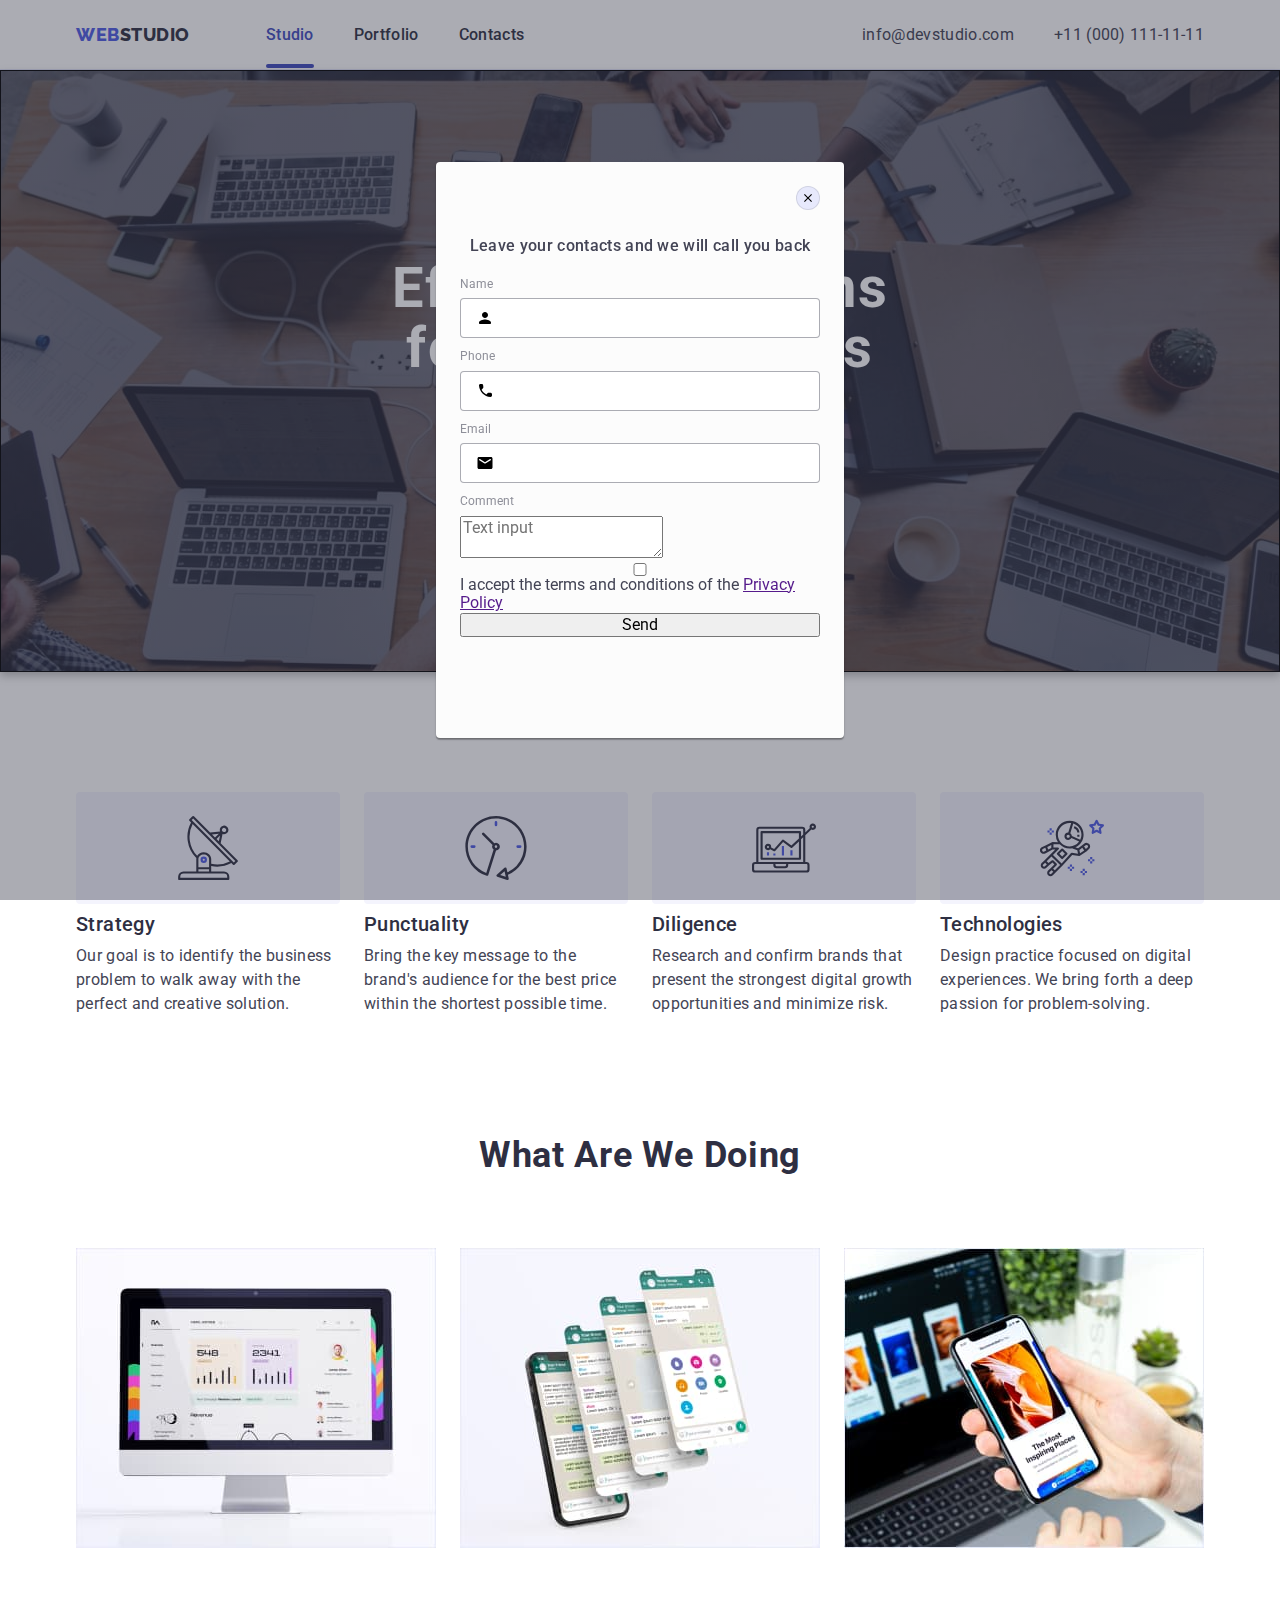
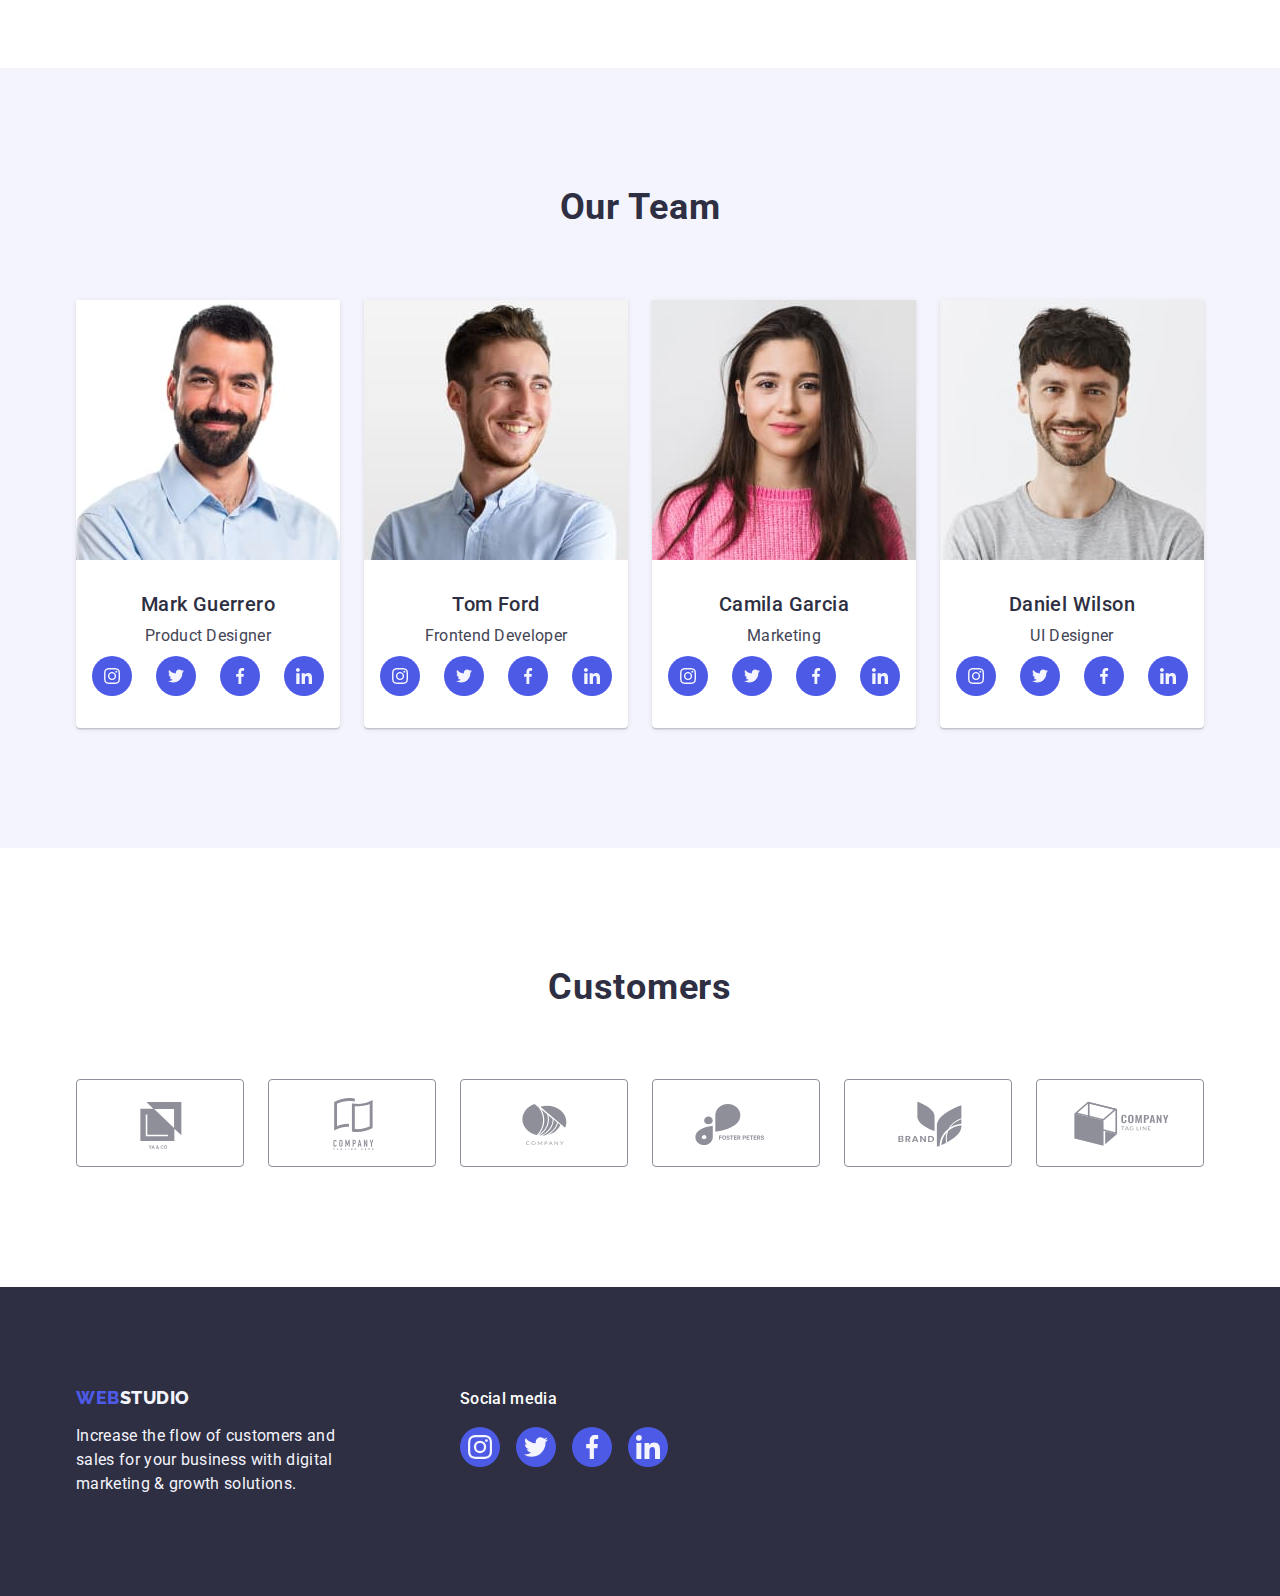
<file: index.html>
<!DOCTYPE html>

<html lang="en">
  <head>
    <meta charset="UTF-8" />
    <meta http-equiv="X-UA-Compatible" content="IE=edge" />
    <meta name="viewport" content="width=device-width, initial-scale=1.0" />
    <title>WebStudio</title>
    <link rel="preconnect" href="https://fonts.googleapis.com" />
    <link rel="preconnect" href="https://fonts.gstatic.com" crossorigin />
    <link
      href="https://fonts.googleapis.com/css2?family=Raleway:wght@800&family=Roboto:wght@400;500;700&display=swap"
      rel="stylesheet"
    />
    <link
      rel="stylesheet"
      href="https://cdn.jsdelivr.net/npm/modern-normalize@1.1.0/modern-normalize.min.css"
    />
    <link rel="stylesheet" href="./css/styles.css" />
  </head>

  <body>
    <header class="page-header">
      <!-- Top line -->
      <div class="container header-container">
        <nav class="page-nav">
          <!-- Logo Type -->
          <a class="logo link" href="./index.html"
            >Web<span class="studio">Studio</span></a
          >

          <!-- Menu Nav -->
          <ul class="menu list">
            <li class="menu-item">
              <a class="menu-link current link" href="./index.html">Studio</a>
            </li>
            <li class="menu-item">
              <a class="menu-link link" href="./portfolio.html">Portfolio</a>
            </li>
            <li class="menu-item">
              <a class="menu-link link" href="">Contacts</a>
            </li>
          </ul>
        </nav>

        <!-- Address -->

        <address class="address">
          <ul class="addres-list list">
            <li>
              <a
                class="address-link link add-margin"
                href="mailto:info@devstudio.com"
                >info@devstudio.com</a
              >
            </li>
            <li>
              <a class="address-link link" href="tel:+110001111111"
                >+11 (000) 111-11-11</a
              >
            </li>
          </ul>
        </address>
      </div>
    </header>

    <main>
      <!-- Hero -->

      <section class="hero-section">
        <div class="container hero-container">
          <h1 class="hero-title">Effective Solutions for Your Business</h1>
          <button class="hero-button" type="button" data-modal-open>
            Order Service
          </button>
        </div>
      </section>

      <!-- Feature section -->

      <section class="feature-section">
        <div class="container feature-container">
          <h2 class="feauture-title" hidden>Feature</h2>
          <ul class="feature-list list">
            <li class="feature-item">
              <div class="feature-social-icon">
                <svg class="feature-icon" width="64" height="64">
                  <use href="./images/icon.svg#icon-antenna"></use>
                </svg>
              </div>
              <h3 class="feature-title">Strategy</h3>
              <p class="feature-text">
                Our goal is to identify the business problem to walk away with
                the perfect and creative solution.
              </p>
            </li>
            <li class="feature-item">
              <div class="feature-social-icon">
                <svg class="feature-icon" width="64" height="64">
                  <use href="./images/icon.svg#icon-clock"></use>
                </svg>
              </div>
              <h3 class="feature-title">Punctuality</h3>
              <p class="feature-text">
                Bring the key message to the brand's audience for the best price
                within the shortest possible time.
              </p>
            </li>
            <li class="feature-item">
              <div class="feature-social-icon">
                <svg class="feature-icon" width="64" height="64">
                  <use href="./images/icon.svg#icon-diagram"></use>
                </svg>
              </div>
              <h3 class="feature-title">Diligence</h3>
              <p class="feature-text">
                Research and confirm brands that present the strongest digital
                growth opportunities and minimize risk.
              </p>
            </li>
            <li class="feature-item">
              <div class="feature-social-icon">
                <svg class="feature-icon" width="64" height="64">
                  <use href="./images/icon.svg#icon-astronaut"></use>
                </svg>
              </div>

              <h3 class="feature-title">Technologies</h3>
              <p class="feature-text">
                Design practice focused on digital experiences. We bring forth a
                deep passion for problem-solving.
              </p>
            </li>
          </ul>
        </div>
      </section>

      <!-- What are we doing -->

      <section class="doing-section">
        <div class="container">
          <h2 class="doing-title">What are we doing</h2>
          <ul class="list">
            <li class="doing-item">
              <img
                class="doing-img"
                src="./images/we_doing/img_1.jpg"
                alt="computer"
                width="360"
                height="300"
              />
            </li>
            <li class="doing-item">
              <img
                class="doing-img"
                src="./images/we_doing/img_2.jpg"
                alt="smartphone"
                width="360"
                height="300"
              />
            </li>
            <li class="doing-item">
              <img
                class="doing-img"
                src="./images/we_doing/img_3.jpg"
                alt="computer&smartphone"
                width="360"
                height="300"
              />
            </li>
          </ul>
        </div>
      </section>

      <!-- Our Team -->

      <section class="team-section">
        <div class="container">
          <h2 class="team-title">Our Team</h2>
          <ul class="list">
            <li class="team-section-list">
              <img
                class="team-img"
                src="./images/our_team/img_1.jpg"
                alt="foto Mark Guerrero"
                width="264"
                height="260"
              />
              <div class="team-section-text">
                <h3 class="team-title-name">Mark Guerrero</h3>
                <p class="team-text">Product Designer</p>
                <ul class="social list">
                  <li class="social-item">
                    <a
                      href="https://www.instagram.com/"
                      target="_blank"
                      rel="noopener noreferrer"
                      class="social-link link"
                      aria-label="Instagram icon"
                    >
                      <svg class="social-icon" width="16" height="16">
                        <use href="./images/icon.svg#icon-instagram"></use>
                      </svg>
                    </a>
                  </li>
                  <li class="social-item">
                    <a
                      href="https://twitter.com/"
                      target="_blank"
                      rel="noopener noreferrer"
                      class="social-link link"
                      aria-label="Twitter icon"
                    >
                      <svg class="social-icon" width="16" height="16">
                        <use href="./images/icon.svg#icon-twitter"></use>
                      </svg>
                    </a>
                  </li>
                  <li class="social-item">
                    <a
                      href="https://www.facebook.com/"
                      target="_blank"
                      rel="noopener noreferrer"
                      class="social-link link"
                      aria-label="Facebook icon"
                    >
                      <svg class="social-icon" width="16" height="16">
                        <use href="./images/icon.svg#icon-facebook"></use>
                      </svg>
                    </a>
                  </li>
                  <li class="social-item">
                    <a
                      href="https://www.linkedin.com/"
                      target="_blank"
                      rel="noopener noreferrer"
                      class="social-link link"
                      aria-label="Linkedin icon"
                    >
                      <svg class="social-icon" width="16" height="16">
                        <use href="./images/icon.svg#icon-linkedin"></use>
                      </svg>
                    </a>
                  </li>
                </ul>
              </div>
            </li>
            <li class="team-section-list">
              <img
                class="team-img"
                src="./images/our_team/img_2.jpg"
                alt="foto Tom Ford"
                width="264"
                height="260"
              />
              <div class="team-section-text">
                <h3 class="team-title-name">Tom Ford</h3>
                <p class="team-text">Frontend Developer</p>
                <ul class="social list">
                  <li class="social-item">
                    <a
                      href="https://www.instagram.com/"
                      target="_blank"
                      rel="noopener noreferrer"
                      class="social-link link"
                      aria-label="Instagram icon"
                    >
                      <svg class="social-icon" width="16" height="16">
                        <use href="./images/icon.svg#icon-instagram"></use>
                      </svg>
                    </a>
                  </li>
                  <li class="social-item">
                    <a
                      href="https://twitter.com/"
                      target="_blank"
                      rel="noopener noreferrer"
                      class="social-link link"
                      aria-label="Twitter icon"
                    >
                      <svg class="social-icon" width="16" height="16">
                        <use href="./images/icon.svg#icon-twitter"></use>
                      </svg>
                    </a>
                  </li>
                  <li class="social-item">
                    <a
                      href="https://www.facebook.com/"
                      target="_blank"
                      rel="noopener noreferrer"
                      class="social-link link"
                      aria-label="Facebook icon"
                    >
                      <svg class="social-icon" width="16" height="16">
                        <use href="./images/icon.svg#icon-facebook"></use>
                      </svg>
                    </a>
                  </li>
                  <li class="social-item">
                    <a
                      href="https://www.linkedin.com/"
                      target="_blank"
                      rel="noopener noreferrer"
                      class="social-link link"
                      aria-label="Linkedin icon"
                    >
                      <svg class="social-icon" width="16" height="16">
                        <use href="./images/icon.svg#icon-linkedin"></use>
                      </svg>
                    </a>
                  </li>
                </ul>
              </div>
            </li>
            <li class="team-section-list">
              <img
                class="team-img"
                src="./images/our_team/img_3.jpg"
                alt="foto Camila Garcia"
                width="264"
                height="260"
              />
              <div class="team-section-text">
                <h3 class="team-title-name">Camila Garcia</h3>
                <p class="team-text">Marketing</p>
                <ul class="social list">
                  <li class="social-item">
                    <a
                      href="https://www.instagram.com/"
                      target="_blank"
                      rel="noopener noreferrer"
                      class="social-link link"
                      aria-label="Instagram icon"
                    >
                      <svg class="social-icon" width="16" height="16">
                        <use href="./images/icon.svg#icon-instagram"></use>
                      </svg>
                    </a>
                  </li>
                  <li class="social-item">
                    <a
                      href="https://twitter.com/"
                      target="_blank"
                      rel="noopener noreferrer"
                      class="social-link link"
                      aria-label="Twitter icon"
                    >
                      <svg class="social-icon" width="16" height="16">
                        <use href="./images/icon.svg#icon-twitter"></use>
                      </svg>
                    </a>
                  </li>
                  <li class="social-item">
                    <a
                      href="https://www.facebook.com/"
                      target="_blank"
                      rel="noopener noreferrer"
                      class="social-link link"
                      aria-label="Facebook icon"
                    >
                      <svg class="social-icon" width="16" height="16">
                        <use href="./images/icon.svg#icon-facebook"></use>
                      </svg>
                    </a>
                  </li>
                  <li class="social-item">
                    <a
                      href="https://www.linkedin.com/"
                      target="_blank"
                      rel="noopener noreferrer"
                      class="social-link link"
                      aria-label="Linkedin icon"
                    >
                      <svg class="social-icon" width="16" height="16">
                        <use href="./images/icon.svg#icon-linkedin"></use>
                      </svg>
                    </a>
                  </li>
                </ul>
              </div>
            </li>
            <li class="team-section-list">
              <img
                class="team-img"
                src="./images/our_team/img_4.jpg"
                alt="foto Daniel Wilson"
                width="264"
                height="260"
              />
              <div class="team-section-text">
                <h3 class="team-title-name">Daniel Wilson</h3>
                <p class="team-text">UI Designer</p>
                <ul class="social list">
                  <li class="social-item">
                    <a
                      href="https://www.instagram.com/"
                      target="_blank"
                      rel="noopener noreferrer"
                      class="social-link link"
                      aria-label="Instagram icon"
                    >
                      <svg class="social-icon" width="16" height="16">
                        <use href="./images/icon.svg#icon-instagram"></use>
                      </svg>
                    </a>
                  </li>
                  <li class="social-item">
                    <a
                      href="https://twitter.com/"
                      target="_blank"
                      rel="noopener noreferrer"
                      class="social-link link"
                      aria-label="Twitter icon"
                    >
                      <svg class="social-icon" width="16" height="16">
                        <use href="./images/icon.svg#icon-twitter"></use>
                      </svg>
                    </a>
                  </li>
                  <li class="social-item">
                    <a
                      href="https://www.facebook.com/"
                      target="_blank"
                      rel="noopener noreferrer"
                      class="social-link link"
                      aria-label="Facebook icon"
                    >
                      <svg class="social-icon" width="16" height="16">
                        <use href="./images/icon.svg#icon-facebook"></use>
                      </svg>
                    </a>
                  </li>
                  <li class="social-item">
                    <a
                      href="https://www.linkedin.com/"
                      target="_blank"
                      rel="noopener noreferrer"
                      class="social-link link"
                      aria-label="Linkedin icon"
                    >
                      <svg class="social-icon" width="16" height="16">
                        <use href="./images/icon.svg#icon-linkedin"></use>
                      </svg>
                    </a>
                  </li>
                </ul>
              </div>
            </li>
          </ul>
        </div>
      </section>

      <!-- Customers -->

      <section class="customer-section">
        <div class="container">
          <h2 class="customer-title">Customers</h2>
          <ul class="customer-list list">
            <li class="customer-item">
              <a
                href=""
                target="_blank"
                rel="noopener noreferrer"
                aria-label="Logo yaco icon"
                class="customer-link link"
              >
                <svg class="customer-icon" width="104" height="56">
                  <use href="./images/icon.svg#icon-logo-yaco"></use>
                </svg>
              </a>
            </li>
            <li class="customer-item">
              <a
                href=""
                target="_blank"
                rel="noopener noreferrer"
                aria-label="Logo company tagline icon"
                class="customer-link link"
              >
                <svg class="customer-icon" width="104" height="56">
                  <use href="./images/icon.svg#icon-logo-company-tagline"></use>
                </svg>
              </a>
            </li>
            <li class="customer-item">
              <a
                href=""
                target="_blank"
                rel="noopener noreferrer"
                aria-label="Logo company icon"
                class="customer-link link"
              >
                <svg class="customer-icon" width="104" height="56">
                  <use href="./images/icon.svg#icon-logo-company"></use>
                </svg>
              </a>
            </li>
            <li class="customer-item">
              <a
                href=""
                target="_blank"
                rel="noopener noreferrer"
                aria-label="Logo foster peters icon"
                class="customer-link link"
              >
                <svg class="customer-icon" width="104" height="56">
                  <use href="./images/icon.svg#icon-logo-foster-peters"></use>
                </svg>
              </a>
            </li>
            <li class="customer-item">
              <a
                href=""
                target="_blank"
                rel="noopener noreferrer"
                aria-label="Logo brand icon"
                class="customer-link link"
              >
                <svg class="customer-icon" width="104" height="56">
                  <use href="./images/icon.svg#icon-logo-brand"></use>
                </svg>
              </a>
            </li>
            <li class="customer-item">
              <a
                href=""
                target="_blank"
                rel="noopener noreferrer"
                aria-label="Logo tag line icon"
                class="customer-link link"
              >
                <svg class="customer-icon" width="104" height="56">
                  <use href="./images/icon.svg#icon-logo-tag-line"></use>
                </svg>
              </a>
            </li>
          </ul>
        </div>
      </section>
    </main>

    <!-- Footer -->

    <footer class="page-footer">
      <div class="footer-container container">
        <div class="logo-container">
          <a class="logo-footer link" href="./index.html"
            >Web<span class="studio-footer">Studio</span></a
          >
          <p class="footer-text">
            Increase the flow of customers and sales for your business with
            digital marketing & growth solutions.
          </p>
        </div>

        <div class="social-container">
          <p class="footer-title">Social media</p>
          <ul class="social-footer list">
            <li class="social-item">
              <a
                href="https://www.instagram.com/"
                target="_blank"
                rel="noopener noreferrer"
                class="social-link footer-link link"
                aria-label="Instagram icon"
              >
                <svg class="footer-icon" width="24" height="24">
                  <use href="./images/icon.svg#icon-instagram"></use>
                </svg>
              </a>
            </li>
            <li class="social-item">
              <a
                href="https://twitter.com/"
                target="_blank"
                rel="noopener noreferrer"
                class="social-link footer-link link"
                aria-label="Twitter icon"
              >
                <svg class="footer-icon" width="24" height="24">
                  <use href="./images/icon.svg#icon-twitter"></use>
                </svg>
              </a>
            </li>
            <li class="social-item">
              <a
                href="https://www.facebook.com/"
                target="_blank"
                rel="noopener noreferrer"
                class="social-link footer-link link"
                aria-label="Facebook icon"
              >
                <svg class="footer-icon" width="24" height="24">
                  <use href="./images/icon.svg#icon-facebook"></use>
                </svg>
              </a>
            </li>
            <li class="social-item">
              <a
                href="https://www.linkedin.com/"
                target="_blank"
                rel="noopener noreferrer"
                class="social-link footer-link link"
                aria-label="Linkedin icon"
              >
                <svg class="footer-icon" width="24" height="24">
                  <use href="./images/icon.svg#icon-linkedin"></use>
                </svg>
              </a>
            </li>
          </ul>
        </div>
      </div>
    </footer>

    <!-- Modal window -->
    <div class="backdrop" data-modal>
      <div class="modal">
        <button class="modal-close-button" type="button" data-modal-close>
          <svg class="modal-close-btn-icon" width="8" height="8">
            <use href="./images/icon.svg#icon-close-black-x"></use>
          </svg>
        </button>
        <form class="modal-form">
          <p class="modal-form-title">
            Leave your contacts and we will call you back
          </p>
          <label class="modal-form-field">
            <span class="modal-form-input-desc">Name</span>
            <div class="modal-form-box">
              <input
                type="text"
                name="user_name"
                class="modal-form-input"
                required
                pattern="^[a-zA-Zа-яА-ЯіІїЇ]+\s[a-zA-Zа-яА-ЯіІїЇ]+$"
                minlength="2"
              />
              <svg class="modal-form-icon" width="18" height="24">
                <use href="./images/icon.svg#icon-person-black"></use>
              </svg>
            </div>
          </label>
          <label class="modal-form-field">
            <span class="modal-form-input-desc">Phone</span>
            <div class="modal-form-box">
              <input
                type="text"
                name="user_phone"
                class="modal-form-input"
                required
                pattern="[0-9]{3}-[0-9]{3}-[0-9]{2}-[0-9]{2}"
                title="xxx-xxx-xx-xx"
              />
              <svg class="modal-form-icon" width="18" height="24">
                <use href="./images/icon.svg#icon-phone-black"></use>
              </svg>
            </div>
          </label>
          <label class="modal-form-field">
            <span class="modal-form-input-desc">Email</span>
            <div class="modal-form-box">
              <input
                type="text"
                name="user_email"
                class="modal-form-input"
                required
              />
              <svg class="modal-form-icon" width="18" height="24">
                <use href="./images/icon.svg#icon-email-black"></use>
              </svg>
            </div>
          </label>
          <label class="modal-form-field">
            <span class="modal-form-input-desc">Comment</span>
            <textarea
              name="user_comment"
              class="modal-form-comment"
              placeholder="Text input"
            ></textarea>
          </label>
          <input
            id="user-policy"
            type="checkbox"
            name="user_policy"
            class="modal-form-check"
          />
          <label for="user-policy" class="modal-form-check-desc"
            >I accept the terms and conditions of the
            <a href="">Privacy Policy</a>
          </label>
          <button type="submit" class="modal-form-submit">Send</button>
        </form>
      </div>
    </div>

    <script src="./js/modal.js"></script>
  </body>
</html>
</file>
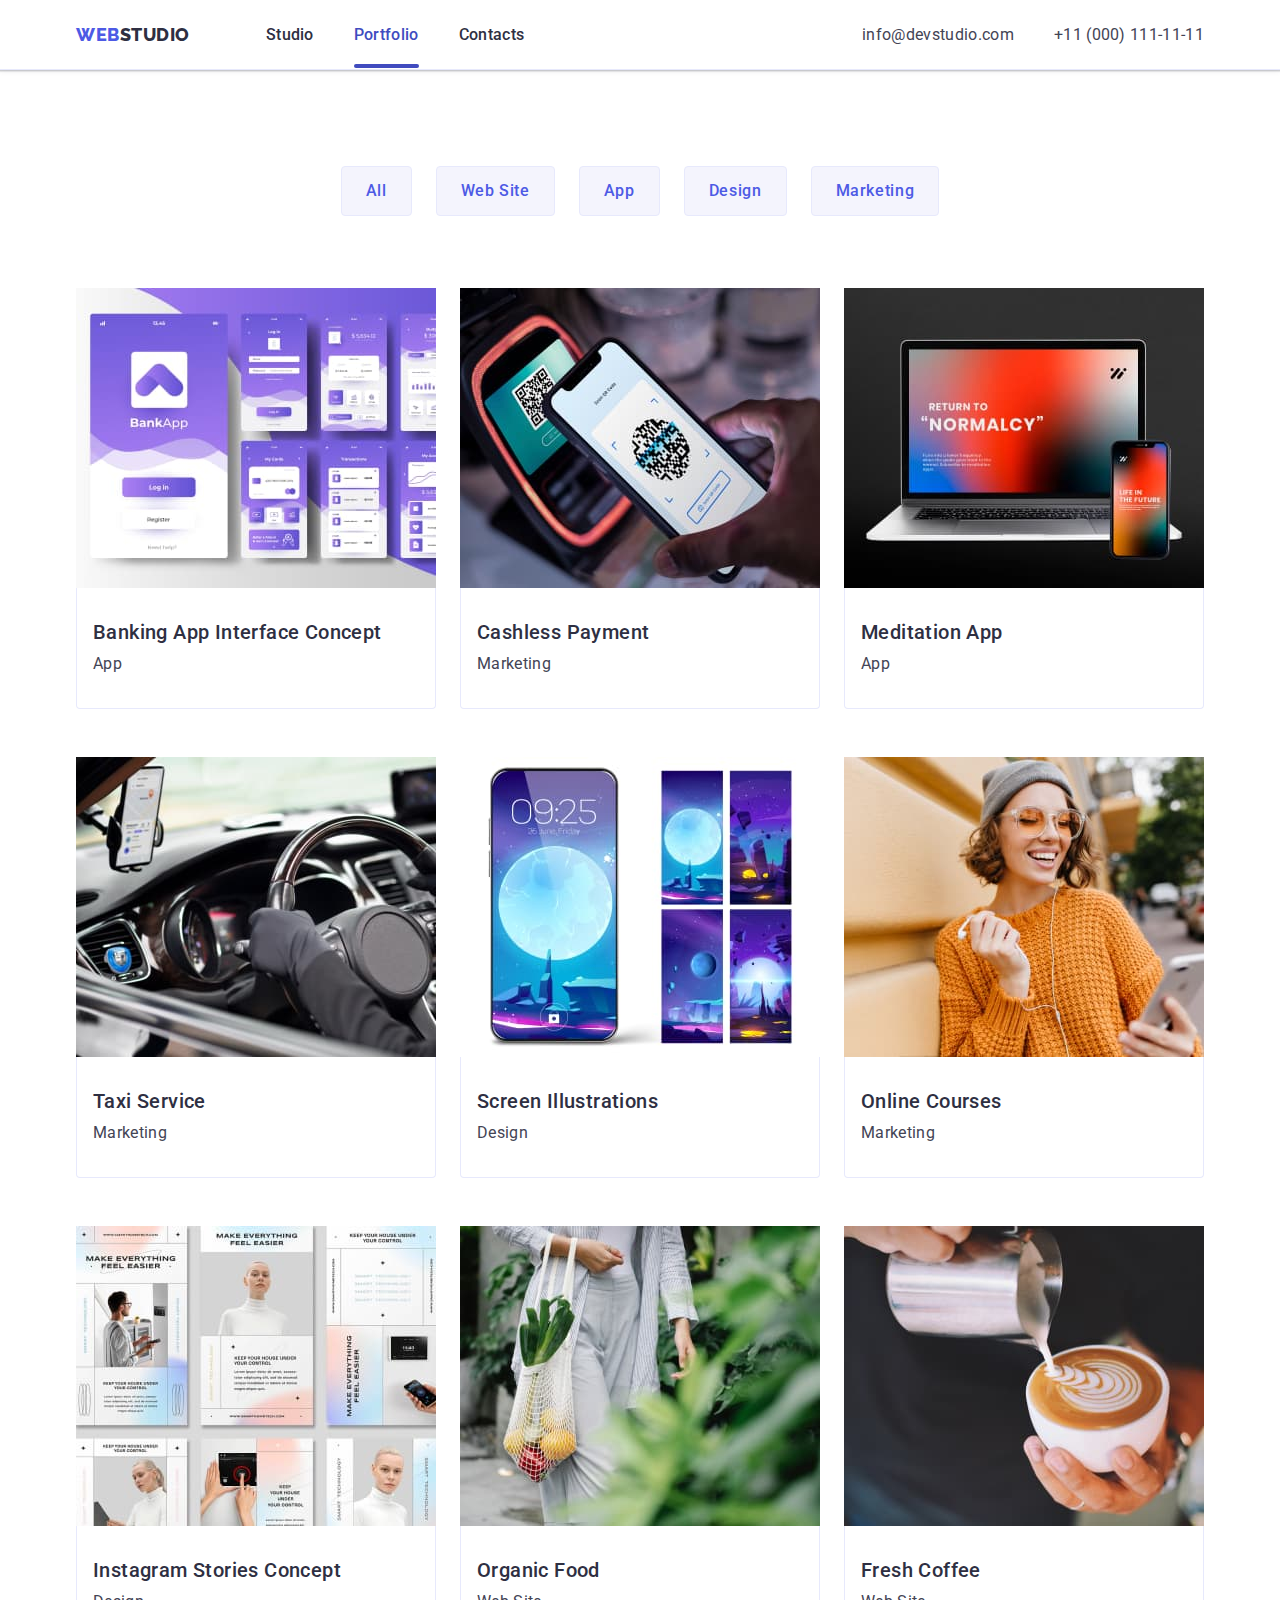
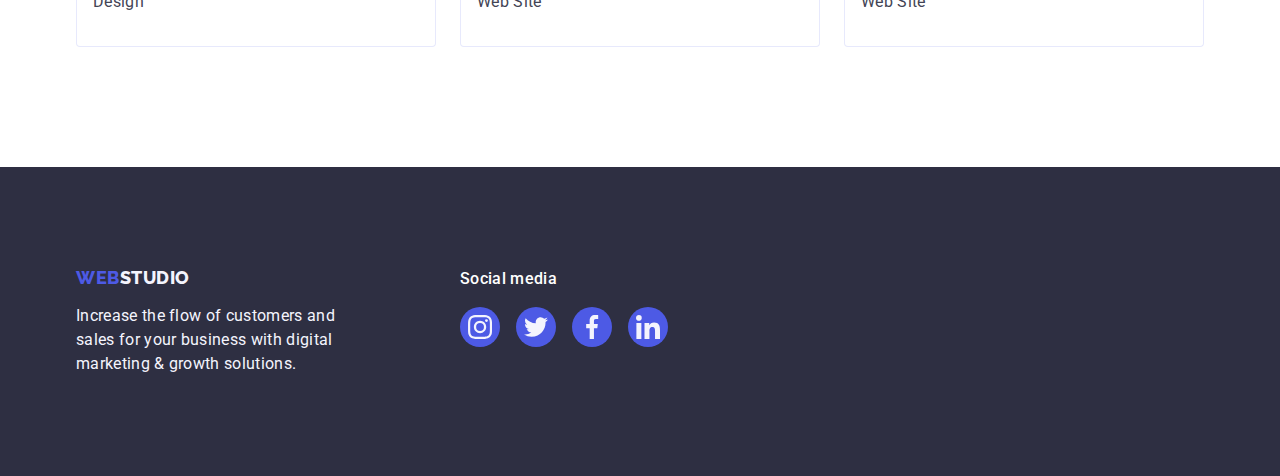
<file: portfolio.html>
<!DOCTYPE html>

<html lang="en">
  <head>
    <meta charset="UTF-8" />
    <meta http-equiv="X-UA-Compatible" content="IE=edge" />
    <meta name="viewport" content="width=device-width, initial-scale=1.0" />
    <title>Portfolio</title>
    <link rel="preconnect" href="https://fonts.googleapis.com" />
    <link rel="preconnect" href="https://fonts.gstatic.com" crossorigin />
    <link
      href="https://fonts.googleapis.com/css2?family=Raleway:wght@800&family=Roboto:wght@400;500;700&display=swap"
      rel="stylesheet"
    />
    <link
      rel="stylesheet"
      href="https://cdn.jsdelivr.net/npm/modern-normalize@1.1.0/modern-normalize.min.css"
    />
    <link rel="stylesheet" href="./css/styles.css" />
  </head>

  <body>
    <header class="page-header">
      <!-- Top line -->
      <div class="container header-container">
        <nav class="page-nav">
          <!-- Logo Type -->
          <a class="logo link" href="./index.html"
            >Web<span class="studio">Studio</span></a
          >

          <!-- Menu Nav -->
          <ul class="menu list">
            <li class="menu-item">
              <a class="menu-link link" href="./index.html">Studio</a>
            </li>
            <li class="menu-item">
              <a class="menu-link current link" href="./portfolio.html"
                >Portfolio</a
              >
            </li>
            <li class="menu-item">
              <a class="menu-link link" href="">Contacts</a>
            </li>
          </ul>
        </nav>

        <!-- Address -->

        <address class="address">
          <ul class="addres-list list">
            <li>
              <a
                class="address-link link add-margin"
                href="mailto:info@devstudio.com"
                >info@devstudio.com</a
              >
            </li>
            <li>
              <a class="address-link link" href="tel:+110001111111"
                >+11 (000) 111-11-11</a
              >
            </li>
          </ul>
        </address>
      </div>
    </header>

    <main>
      <!-- Filters -->
      <section class="filter-card-section">
        <div class="container portfolio-section">
          <h1 hidden>Filters</h1>
          <ul class="filter-list-container list">
            <li class="filter-list">
              <button class="button-filter" type="button">All</button>
            </li>
            <li class="filter-list">
              <button class="button-filter" type="button">Web Site</button>
            </li>
            <li class="filter-list">
              <button class="button-filter" type="button">App</button>
            </li>
            <li class="filter-list">
              <button class="button-filter" type="button">Design</button>
            </li>
            <li class="filter-list">
              <button class="button-filter" type="button">Marketing</button>
            </li>
          </ul>

          <!-- Project Card -->

          <ul class="container-list list">
            <li class="card-list">
              <a class="project-link link project-link-wrapper" href="">
                <div class="project-wrapper-list">
                  <img
                    src="./images/project_img/project_img_1/img-app-interface-concept.jpg"
                    alt="image Interface Concept"
                    width="360"
                    height="300"
                  />
                  <p class="project-title-text overlay">
                    14 Stylish and User-Friendly App Design Concepts · Task
                    Manager App · Calorie Tracker App · Exotic Fruit Ecommerce
                    App · Cloud Storage App
                  </p>
                </div>

                <div class="team-section-text project-text">
                  <h2 class="project-title-name">
                    Banking App Interface Concept
                  </h2>
                  <p class="project-title-text">App</p>
                </div>
              </a>
            </li>

            <li class="card-list">
              <a class="project-link link project-link-wrapper" href="">
                <div class="project-wrapper-list">
                  <img
                    src="./images/project_img/project_img_1/img-cashless-payment.jpg"
                    alt="image Cashless Payment"
                    width="360"
                    height="300"
                  />
                  <p class="project-title-text overlay">
                    14 Stylish and User-Friendly App Design Concepts · Task
                    Manager App · Calorie Tracker App · Exotic Fruit Ecommerce
                    App · Cloud Storage App
                  </p>
                </div>

                <div class="team-section-text project-text">
                  <h2 class="project-title-name">Cashless Payment</h2>
                  <p class="project-title-text">Marketing</p>
                </div>
              </a>
            </li>

            <li class="card-list">
              <a class="project-link link project-link-wrapper" href="">
                <div class="project-wrapper-list">
                  <img
                    src="./images/project_img/project_img_1/img-meditation-app.jpg"
                    alt="image Meditation App"
                    width="360"
                    height="300"
                  />
                  <p class="project-title-text overlay">
                    14 Stylish and User-Friendly App Design Concepts · Task
                    Manager App · Calorie Tracker App · Exotic Fruit Ecommerce
                    App · Cloud Storage App
                  </p>
                </div>

                <div class="team-section-text project-text">
                  <h2 class="project-title-name">Meditation App</h2>
                  <p class="project-title-text">App</p>
                </div>
              </a>
            </li>

            <li class="card-list">
              <a class="project-link link project-link-wrapper" href="">
                <div class="project-wrapper-list">
                  <img
                    src="./images/project_img/project_img_2/img-taxi-service.jpg"
                    alt="image Taxi Service"
                    width="360"
                    height="300"
                  />
                  <p class="project-title-text overlay">
                    14 Stylish and User-Friendly App Design Concepts · Task
                    Manager App · Calorie Tracker App · Exotic Fruit Ecommerce
                    App · Cloud Storage App
                  </p>
                </div>

                <div class="team-section-text project-text">
                  <h2 class="project-title-name">Taxi Service</h2>
                  <p class="project-title-text">Marketing</p>
                </div>
              </a>
            </li>

            <li class="card-list">
              <a class="project-link link project-link-wrapper" href="">
                <div class="project-wrapper-list">
                  <img
                    src="./images/project_img/project_img_2/img-screen-illustrations.jpg"
                    alt="image Screen Illustrations"
                    width="360"
                    height="300"
                  />
                  <p class="project-title-text overlay">
                    14 Stylish and User-Friendly App Design Concepts · Task
                    Manager App · Calorie Tracker App · Exotic Fruit Ecommerce
                    App · Cloud Storage App
                  </p>
                </div>

                <div class="team-section-text project-text">
                  <h2 class="project-title-name">Screen Illustrations</h2>
                  <p class="project-title-text">Design</p>
                </div>
              </a>
            </li>

            <li class="card-list">
              <a class="project-link link project-link-wrapper" href="">
                <div class="project-wrapper-list">
                  <img
                    src="./images/project_img/project_img_2/img-online-courses.jpg"
                    alt="image Online Courses"
                    width="360"
                    height="300"
                  />
                  <p class="project-title-text overlay">
                    14 Stylish and User-Friendly App Design Concepts · Task
                    Manager App · Calorie Tracker App · Exotic Fruit Ecommerce
                    App · Cloud Storage App
                  </p>
                </div>

                <div class="team-section-text project-text">
                  <h2 class="project-title-name">Online Courses</h2>
                  <p class="project-title-text">Marketing</p>
                </div>
              </a>
            </li>

            <li class="card-list">
              <a class="project-link link project-link-wrapper" href="">
                <div class="project-wrapper-list">
                  <img
                    src="./images/project_img/project_img_3/img-stories-concept.jpg"
                    alt="image Stories Concept"
                    width="360"
                    height="300"
                  />
                  <p class="project-title-text overlay">
                    14 Stylish and User-Friendly App Design Concepts · Task
                    Manager App · Calorie Tracker App · Exotic Fruit Ecommerce
                    App · Cloud Storage App
                  </p>
                </div>

                <div class="team-section-text project-text">
                  <h2 class="project-title-name">Instagram Stories Concept</h2>
                  <p class="project-title-text">Design</p>
                </div>
              </a>
            </li>

            <li class="card-list">
              <a class="project-link link project-link-wrapper" href="">
                <div class="project-wrapper-list">
                  <img
                    src="./images/project_img/project_img_3/img-organic-food.jpg"
                    alt="image Organic Food"
                    width="360"
                    height="300"
                  />
                  <p class="project-title-text overlay">
                    14 Stylish and User-Friendly App Design Concepts · Task
                    Manager App · Calorie Tracker App · Exotic Fruit Ecommerce
                    App · Cloud Storage App
                  </p>
                </div>

                <div class="team-section-text project-text">
                  <h2 class="project-title-name">Organic Food</h2>
                  <p class="project-title-text">Web Site</p>
                </div>
              </a>
            </li>

            <li class="card-list">
              <a class="project-link link project-link-wrapper" href="">
                <div class="project-wrapper-list">
                  <img
                    src="./images/project_img/project_img_3/img-fresh-coffee.jpg"
                    alt="image Fresh Coffee"
                    width="360"
                    height="300"
                  />
                  <p class="project-title-text overlay">
                    14 Stylish and User-Friendly App Design Concepts · Task
                    Manager App · Calorie Tracker App · Exotic Fruit Ecommerce
                    App · Cloud Storage App
                  </p>
                </div>

                <div class="team-section-text project-text">
                  <h2 class="project-title-name">Fresh Coffee</h2>
                  <p class="project-title-text">Web Site</p>
                </div>
              </a>
            </li>
          </ul>
        </div>
      </section>
    </main>

    <!-- Footer -->

    <footer class="page-footer">
      <div class="footer-container container">
        <div class="logo-container">
          <a class="logo-footer link" href="./index.html"
            >Web<span class="studio-footer">Studio</span></a
          >
          <p class="footer-text">
            Increase the flow of customers and sales for your business with
            digital marketing & growth solutions.
          </p>
        </div>

        <div class="social-container">
          <p class="footer-title">Social media</p>
          <ul class="social-footer list">
            <li class="social-item">
              <a
                href="https://www.instagram.com/"
                target="_blank"
                rel="noopener noreferrer"
                class="social-link footer-link link"
                aria-label="Instagram icon"
              >
                <svg class="footer-icon" width="24" height="24">
                  <use href="./images/icon.svg#icon-instagram"></use>
                </svg>
              </a>
            </li>
            <li class="social-item">
              <a
                href="https://twitter.com/"
                target="_blank"
                rel="noopener noreferrer"
                class="social-link footer-link link"
                aria-label="Twitter icon"
              >
                <svg class="footer-icon" width="24" height="24">
                  <use href="./images/icon.svg#icon-twitter"></use>
                </svg>
              </a>
            </li>
            <li class="social-item">
              <a
                href="https://www.facebook.com/"
                target="_blank"
                rel="noopener noreferrer"
                class="social-link footer-link link"
                aria-label="Facebook icon"
              >
                <svg class="footer-icon" width="24" height="24">
                  <use href="./images/icon.svg#icon-facebook"></use>
                </svg>
              </a>
            </li>
            <li class="social-item">
              <a
                href="https://www.linkedin.com/"
                target="_blank"
                rel="noopener noreferrer"
                class="social-link footer-link link"
                aria-label="Linkedin icon"
              >
                <svg class="footer-icon" width="24" height="24">
                  <use href="./images/icon.svg#icon-linkedin"></use>
                </svg>
              </a>
            </li>
          </ul>
        </div>
      </div>
    </footer>
  </body>
</html>
</file>
<file: css/styles.css>
:root {
  --primary-font: 'Roboto', sans-serif;
  --secondary-font: 'Raleway', sans-serif;
  --background-color: #ffffff;
  --header-logo-color: #2e2f42;
  --color-font: #434455;
  --color-border: #e7e9fc;
  --color-button: #4d5ae5;
  --color-icon: #f4f4fd;
  --color-customer-link: #8e8f99;
  --transition-func: 250ms cubic-bezier(0.4, 0, 0.2, 1);
}

body {
  font-family: var(--primary-font);
  color: var(--color-font);
  background-color: var(--background-color);
}

h1,
h2,
h3,
h4,
p {
  margin-top: 0;
  margin-bottom: 0;
}

ul,
ol {
  margin-top: 0;
  margin-bottom: 0;
  padding-left: 0;
}

img {
  display: block;
}

button {
  cursor: pointer;
}

.list {
  list-style: none;
}

.link {
  text-decoration: none;
}

.container {
  width: 1158px;
  margin-left: auto;
  margin-right: auto;
  padding-left: 15px;
  padding-right: 15px;
}

/*===== Header =====*/

.header-container {
  display: flex;
  align-items: center;
}

.page-header {
  border-bottom: 1px solid #e7e9fc;
  box-shadow: 0px 2px 1px rgba(46, 47, 66, 0.08),
    0px 1px 1px rgba(46, 47, 66, 0.16), 0px 1px 6px rgba(46, 47, 66, 0.08);
}

.page-nav {
  display: flex;
  align-items: center;
}

.list {
  display: flex;
  align-items: center;
}

.logo {
  font-family: 'Raleway', sans-serif;
  font-weight: 800;
  font-size: 18px;
  line-height: 1.17;
  letter-spacing: 0.03em;
  text-transform: uppercase;
  margin-right: 76px;
  color: #4d5ae5;
  padding: 24px 0;
}

.studio {
  font-family: 'Raleway', sans-serif;
  font-weight: 800;
  font-size: 18px;
  line-height: 1.17;
  letter-spacing: 0.03em;
  text-transform: uppercase;
  color: var(--header-logo-color);
}

.menu {
  gap: 40px;
}

.menu-link {
  position: relative;
  padding: 24px 0;
  font-weight: 500;
  font-size: 16px;
  line-height: 1.5;
  letter-spacing: 0.02em;
  color: #2e2f42;
  transition: color var(--transition-func);
}

.menu-link::after {
  content: '';
  position: absolute;
  bottom: 0;
  left: 0;
  display: block;
  width: 100%;
  height: 4px;
  border-radius: 2px;
}

.menu-link.current::after {
  background-color: #404bbf;
}

.menu-link.current {
  color: #404bbf;
}

.menu-link:hover,
.menu-link:focus {
  color: #404bbf;
}

/*===== Address =====*/
.address {
  font-style: normal;
  margin-left: auto;
}

.addres-list {
  gap: 40px;
}

.address-link {
  font-style: normal;
  font-weight: 400;
  font-size: 16px;
  line-height: 1.5;
  letter-spacing: 0.02em;
  color: #434455;
  transition: color var(--transition-func);
}

.address-link:hover,
.address-link:focus {
  color: #404bbf;
}

/*===== Hero =====*/
.hero-container {
  display: flex;
  align-items: center;
  flex-direction: column;
  justify-content: center;
}

.hero-section {
  max-width: 1440px;
  margin-left: auto;
  margin-right: auto;
  padding-top: 188px;
  padding-bottom: 188px;
  background: rgba(46, 47, 66, 0.7);
  background-image: linear-gradient(
      rgba(46, 47, 66, 0.7),
      rgba(46, 47, 66, 0.7)
    ),
    url(../images/hero/people-office.jpg);
  filter: drop-shadow(0px 4px 4px rgba(0, 0, 0, 0.25));
  border: 1px solid #000000;
  background-repeat: no-repeat;
  background-position: center;
  background-size: cover;
}

.hero-title {
  max-width: 496px;
  font-style: normal;
  font-weight: 700;
  font-size: 56px;
  line-height: 1.07;
  letter-spacing: 0.02em;
  text-align: center;
  margin-bottom: 48px;
  color: #ffffff;
}

.hero-button {
  min-width: 169px;
  height: 56px;
  font-family: var(--primary-font);
  font-weight: 500;
  font-size: 16px;
  line-height: 1.5;
  letter-spacing: 0.04em;
  color: #ffffff;
  border: none;
}

.hero-button {
  padding: 16px 32px;
  background: #4d5ae5;
  box-shadow: 0px 4px 4px rgba(0, 0, 0, 0.15);
  border-radius: 4px;
  transition: box-shadow var(--transition-func);
}

.hero-button:hover,
.hero-button:focus {
  background: #4d5ae5;
  box-shadow: 0px 1px 6px rgba(46, 47, 66, 0.08),
    0px 1px 1px rgba(46, 47, 66, 0.16), 0px 2px 1px rgba(46, 47, 66, 0.08);
}

.hero-button:active {
  background: #404bbf;
}

/*===== Feature section =====*/

.feature-item {
  width: calc((100% - 72px) / 4);
}

.feature-section {
  padding-top: 120px;
  padding-bottom: 120px;
}

.feature-list {
  gap: 24px;
}

.feature-title {
  font-weight: 500;
  font-size: 20px;
  line-height: 1.2;
  letter-spacing: 0.02em;
  margin-bottom: 8px;
  color: #2e2f42;
}

.feature-text {
  width: 264px;
  height: 72px;
  font-weight: 400;
  font-size: 16px;
  line-height: 1.5;
  letter-spacing: 0.02em;
  color: #434455;
}

.feature-social-icon {
  display: flex;
  justify-content: center;
  align-items: center;
  height: 112px;
  background-color: #f4f4fd;
  border-radius: 4px;
  margin-bottom: 8px;
}

/*===== What are we doing =====*/
.doing-section {
  padding-bottom: 120px;
}

.doing-title {
  font-weight: 700;
  font-size: 36px;
  line-height: 1.11;
  text-align: center;
  letter-spacing: 0.02em;
  text-transform: capitalize;
  margin-bottom: 72px;
  color: #2e2f42;
}

.doing-item {
  width: calc((100% - 48px) / 3);
}

.doing-item:not(:last-child) {
  margin-right: 24px;
}

/*===== Our Team =====*/
.team-section-list {
  width: calc((100% - 72px) / 4);
  box-shadow: 0px 1px 6px rgba(46, 47, 66, 0.08),
    0px 1px 1px rgba(46, 47, 66, 0.16), 0px 2px 1px rgba(46, 47, 66, 0.08);
  border-radius: 0px 0px 4px 4px;
  background-color: #ffffff;
}

.team-section-list:not(:last-child) {
  margin-right: 24px;
}

.team-section-text {
  padding: 32px 0;
  border-radius: 0px 0px 4px 4px;
}

.team-section {
  background: #f4f4fd;
  padding-top: 120px;
  padding-bottom: 120px;
}

.team-title {
  font-weight: 700;
  font-size: 36px;
  line-height: 1.11;
  text-align: center;
  letter-spacing: 0.02em;
  text-transform: capitalize;
  margin-bottom: 72px;
  color: #2e2f42;
}

.team-title-name {
  font-weight: 500;
  font-size: 20px;
  line-height: 1.2;
  letter-spacing: 0.02em;
  text-align: center;
  margin-bottom: 8px;
  color: #2e2f42;
}

.team-text {
  margin-bottom: 8px;
  font-size: 16px;
  line-height: 1.5;
  letter-spacing: 0.02em;
  text-align: center;
  color: #434455;
}

/* Social icons */
.social {
  display: flex;
  justify-content: center;
  gap: 24px;
}

.social-link {
  display: flex;
  justify-content: center;
  align-items: center;
  width: 40px;
  height: 40px;
  background-color: #4d5ae5;
  border-radius: 50%;
  transition: background-color var(--transition-func);
}

.social-link:hover,
.social-link:focus {
  background-color: #404bbf;
}

.social-icon {
  fill: var(--color-icon);
}

/* ===== Custoners ===== */

.customer-section {
  padding-top: 120px;
  padding-bottom: 120px;
}

.customer-title {
  font-weight: 700;
  font-size: 36px;
  line-height: 1.1;
  text-align: center;
  letter-spacing: 0.02em;
  text-transform: capitalize;
  margin-bottom: 72px;
  color: #2e2f42;
}

.customer-list {
  display: flex;
  justify-content: center;
  gap: 24px;
}

.customer-link {
  display: flex;
  align-items: center;
  justify-content: center;
  height: 88px;
  border: 1px solid #8e8f99;
  border-radius: 4px;
  color: var(--color-customer-link);
  transition: border-color var(--transition-func), color var(--transition-func);
}

.customer-icon {
  fill: currentColor;
}

.customer-link:hover,
.customer-link:focus {
  border-color: #404bbf;
  color: #404bbf;
}

.customer-item {
  width: calc((100% - 120px) / 6);
}

/*===== Footer =====*/
.page-footer {
  padding-top: 100px;
  padding-bottom: 100px;
  background: #2e2f42;
}

.footer-container {
  display: flex;
  align-items: baseline;
}

.logo-container {
  width: 264px;
  margin-right: 120px;
}

.social-container {
  width: 208px;
  height: 80px;
}

.logo-footer {
  font-family: 'Raleway', sans-serif;
  font-weight: 800;
  font-size: 18px;
  line-height: 1.17;
  letter-spacing: 0.03em;
  text-transform: uppercase;
  display: inline-block;
  margin-bottom: 16px;
  color: #4d5ae5;
}

.studio-footer {
  font-family: 'Raleway', sans-serif;
  font-weight: 800;
  font-size: 18px;
  line-height: 1.17;
  letter-spacing: 0.03em;
  text-transform: uppercase;
  color: #f4f4fd;
}

.footer-text {
  font-weight: 400;
  font-size: 16px;
  line-height: 1.5;
  letter-spacing: 0.02em;
  color: #f4f4fd;
}

.footer-title {
  display: flex;
  margin-bottom: 16px;
  font-weight: 500;
  font-size: 16px;
  line-height: 1.5;
  letter-spacing: 0.02em;
  color: #ffffff;
}

.social-footer {
  display: flex;
  gap: 16px;
}

.footer-list {
  align-items: baseline;
}

.footer-icon {
  fill: var(--color-icon);
}

.footer-link:hover,
.footer-link:focus {
  background-color: #31d0aa;
}

/* ====== Portfolio ====== */
.filter-card-section {
  padding: 96px 0 120px;
}
/* Filters */
.button-filter {
  display: flex;
  font-family: var(--primary-font);
  font-weight: 500;
  font-size: 16px;
  line-height: 1.5;
  letter-spacing: 0.04em;
  padding: 12px 24px;
  color: var(--color-button);
  background-color: #f4f4fd;
  border: 1px solid var(--color-border);
  border-radius: 4px;
  cursor: pointer;
  transition: background-color var(--transition-func),
    color var(--transition-func), border-color var(--transition-func),
    box-shadow var(--transition-func);
}

.button-filter:hover,
.button-filter:focus {
  color: #ffffff;
  background-color: #404bbf;
  box-shadow: 0px 3px 1px rgba(0, 0, 0, 0.1), 0px 2px 1px rgba(0, 0, 0, 0.08),
    0px 2px 2px rgba(0, 0, 0, 0.12);
  border-radius: 4px;
  border: 1px solid transparent;
}

/* =====Filters===== */

.filter-list-container {
  justify-content: center;
  gap: 24px;
  margin-bottom: 72px;
}

/* ===== Project Card ===== */

.project-link {
  display: block;
  transition: box-shadow var(--transition-func);
}

.container-list {
  flex-wrap: wrap;
  justify-content: space-between;
  column-gap: 24px;
  row-gap: 48px;
}

.project-text {
  padding-left: 16px;
  border: 1px solid #e7e9fc;
  border-top: none;
}

.project-link:hover,
.project-link:focus {
  border-radius: 0px 0px 4px 4px;
  box-shadow: 0px 1px 6px rgba(46, 47, 66, 0.08),
    0px 1px 1px rgba(46, 47, 66, 0.16), 0px 2px 1px rgba(46, 47, 66, 0.08);
}

.card-list {
  width: calc((100% - 48px) / 3);
}

.project-title-name {
  font-weight: 500;
  font-size: 20px;
  line-height: 1.2;
  letter-spacing: 0.02em;
  margin-bottom: 8px;
  color: #2e2f42;
}

.project-title-text {
  font-weight: 400;
  font-size: 16px;
  line-height: 1.5;
  letter-spacing: 0.02em;
  color: #434455;
}

/* Overlay */

.overlay {
  position: absolute;
  left: 0;
  top: 0;
  width: 100%;
  height: 100%;
  transform: translate(0, 100%);
  transition: transform var(--transition-func);
  color: #f4f4fd;
  padding: 40px 32px 164px 32px;
  background-color: #4d5ae5;
}

.project-wrapper-list {
  position: relative;
  overflow: hidden;
}

.project-link-wrapper {
  display: block;
}

.project-link-wrapper:hover .overlay,
.project-link-wrapper:focus .overlay {
  transform: translate(0, 0);
}

/* ===== Modal window ===== */

.backdrop {
  position: fixed;
  z-index: 100;
  top: 0;
  left: 0;
  width: 100%;
  height: 100%;
  background-color: rgba(46, 47, 66, 0.4);
  transition: opacity var(--transition-func), visibility var(--transition-func);
}

.backdrop.is-hidden {
  opacity: 0;
  visibility: hidden;
  pointer-events: none;
}

.modal {
  position: absolute;
  top: 50%;
  left: 50%;
  transform: translate(-50%, -50%);
  padding: 72px 24px 24px 24px;
  width: 408px;
  height: 576px;
  background: #fcfcfc;
  box-shadow: 0px 1px 1px rgba(0, 0, 0, 0.14), 0px 1px 3px rgba(0, 0, 0, 0.12),
    0px 2px 1px rgba(0, 0, 0, 0.2);
  border-radius: 4px;
}

.modal-close-button {
  display: flex;
  justify-content: center;
  align-items: center;
  position: absolute;
  top: 24px;
  right: 24px;
  width: 24px;
  height: 24px;
  border-radius: 50%;
  background-color: #e7e9fc;
  border: 1px solid rgba(0, 0, 0, 0.1);
  transition: border-color var(--transition-func),
    background-color var(--transition-func);
}

.modal-close-button:hover,
.modal-close-button:focus {
  background-color: #404bbf;
}

.modal-close-btn-icon {
  transition: fill var(--transition-func);
}

.modal-close-button:hover .modal-close-btn-icon,
.modal-close-button:focus .modal-close-btn-icon {
  fill: #ffffff;
}

/*Modal form  */

.modal-form {
  display: flex;
  flex-direction: column;
}

.modal-form-field {
}

.modal-form-box {
  position: relative;
  margin-bottom: 8px;
}

.modal-form-icon {
  position: absolute;
  top: 50%;
  left: 16px;
  transform: translateY(-50%);
}

.modal-form-input {
  width: 100%;
  height: 40px;
  border: 1px solid rgba(46, 47, 66, 0.4);
  border-radius: 4px;
  padding: 0 38px;
  outline: none;
  transition: var(--transition-func);
}

.modal-form-input:focus {
  border: 1.5px solid #4d5ae5;
}

.modal-form-input-desc {
  display: block;
  font-weight: 400;
  font-size: 12px;
  line-height: 1.7;
  margin-bottom: 4px;
  color: #8e8f99;
}

.modal-form-title {
  font-weight: 500;
  font-size: 16px;
  line-height: 1.5;
  text-align: center;
  letter-spacing: 0.02em;
  margin-bottom: 16px;
}
</file>
